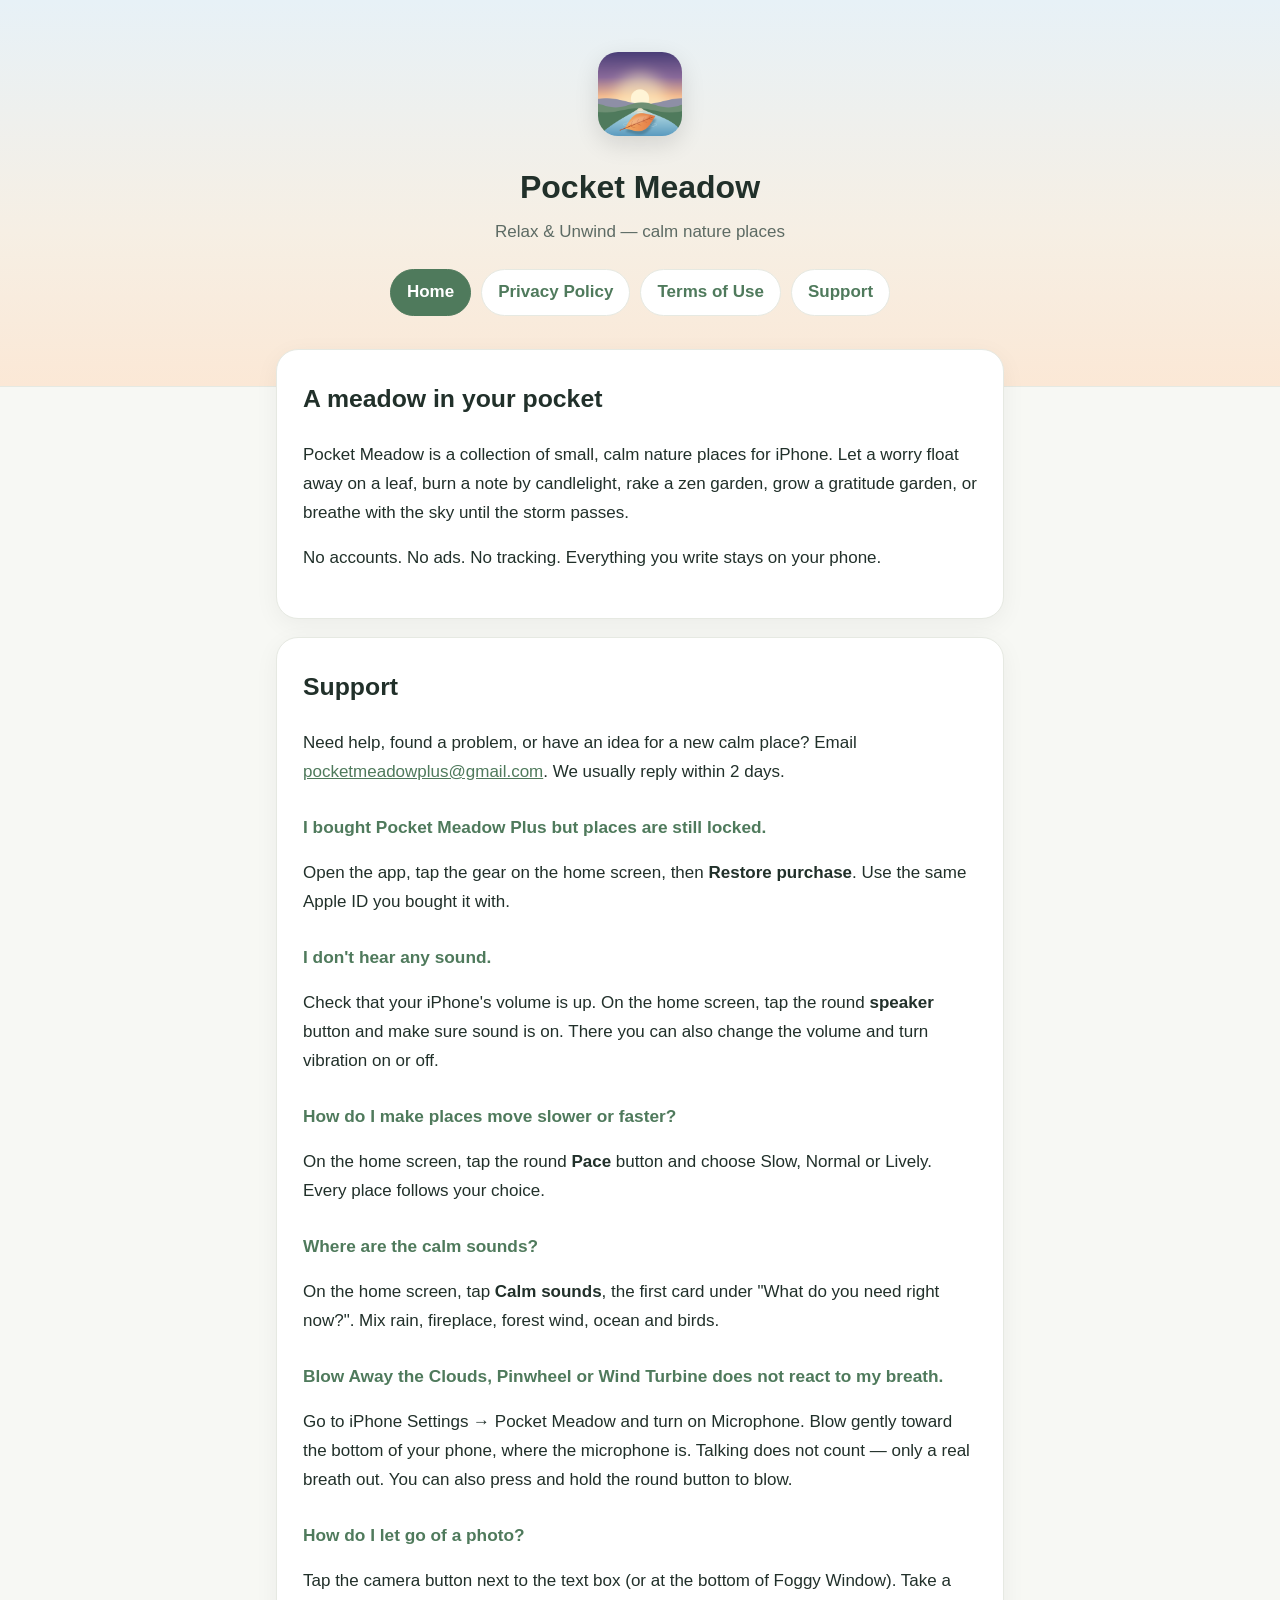
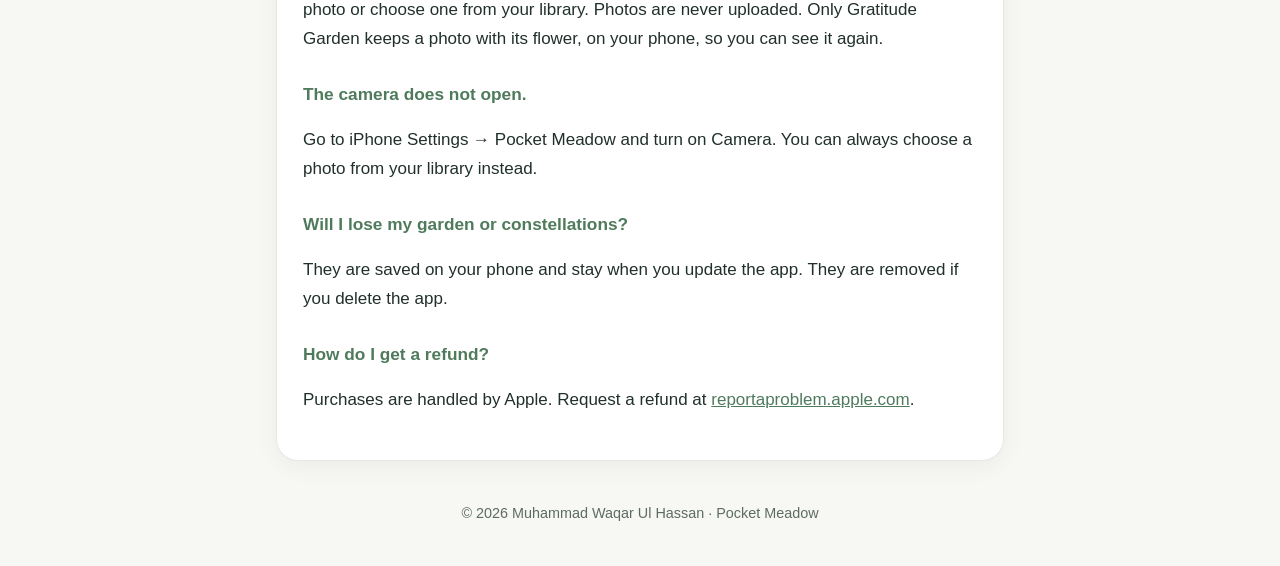
<file: index.html>
<!DOCTYPE html>
<html lang="en">
<head>
<meta charset="utf-8">
<meta name="viewport" content="width=device-width, initial-scale=1">
<meta name="color-scheme" content="light only">
<title>Home — Pocket Meadow</title>
<meta name="description" content="Pocket Meadow: Relax &amp; Unwind — Home">
<link rel="icon" href="icon.png">
<link rel="stylesheet" href="style.css">
</head>
<body>
<header>
  <img src="icon.png" alt="Pocket Meadow app icon">
  <h1>Pocket Meadow</h1>
  <p>Relax &amp; Unwind — calm nature places</p>
  <nav>
    <a href="index.html" class="active">Home</a>
    <a href="privacy.html">Privacy Policy</a>
    <a href="terms.html">Terms of Use</a>
    <a href="index.html#support">Support</a>
  </nav>
</header>
<main>
  <section>
    <h2>A meadow in your pocket</h2>
    <p>Pocket Meadow is a collection of small, calm nature places for iPhone. Let a worry float away on a leaf, burn a note by candlelight, rake a zen garden, grow a gratitude garden, or breathe with the sky until the storm passes.</p>
    <p>No accounts. No ads. No tracking. Everything you write stays on your phone.</p>
  </section>

  <section id="support">
    <h2>Support</h2>
    <p>Need help, found a problem, or have an idea for a new calm place? Email <a href="mailto:pocketmeadowplus@gmail.com">pocketmeadowplus@gmail.com</a>. We usually reply within 2 days.</p>

    <h3>I bought Pocket Meadow Plus but places are still locked.</h3>
    <p>Open the app, tap the gear on the home screen, then <b>Restore purchase</b>. Use the same Apple ID you bought it with.</p>

    <h3>I don't hear any sound.</h3>
    <p>Check that your iPhone's volume is up. On the home screen, tap the round <b>speaker</b> button and make sure sound is on. There you can also change the volume and turn vibration on or off.</p>

    <h3>How do I make places move slower or faster?</h3>
    <p>On the home screen, tap the round <b>Pace</b> button and choose Slow, Normal or Lively. Every place follows your choice.</p>

    <h3>Where are the calm sounds?</h3>
    <p>On the home screen, tap <b>Calm sounds</b>, the first card under "What do you need right now?". Mix rain, fireplace, forest wind, ocean and birds.</p>

    <h3>Blow Away the Clouds, Pinwheel or Wind Turbine does not react to my breath.</h3>
    <p>Go to iPhone Settings → Pocket Meadow and turn on Microphone. Blow gently toward the bottom of your phone, where the microphone is. Talking does not count — only a real breath out. You can also press and hold the round button to blow.</p>

    <h3>How do I let go of a photo?</h3>
    <p>Tap the camera button next to the text box (or at the bottom of Foggy Window). Take a photo or choose one from your library. Photos are never uploaded. Only Gratitude Garden keeps a photo with its flower, on your phone, so you can see it again.</p>

    <h3>The camera does not open.</h3>
    <p>Go to iPhone Settings → Pocket Meadow and turn on Camera. You can always choose a photo from your library instead.</p>

    <h3>Will I lose my garden or constellations?</h3>
    <p>They are saved on your phone and stay when you update the app. They are removed if you delete the app.</p>

    <h3>How do I get a refund?</h3>
    <p>Purchases are handled by Apple. Request a refund at <a href="https://reportaproblem.apple.com">reportaproblem.apple.com</a>.</p>
  </section>
</main>
<footer>© 2026 Muhammad Waqar Ul Hassan · Pocket Meadow</footer>
</body>
</html>
</file>
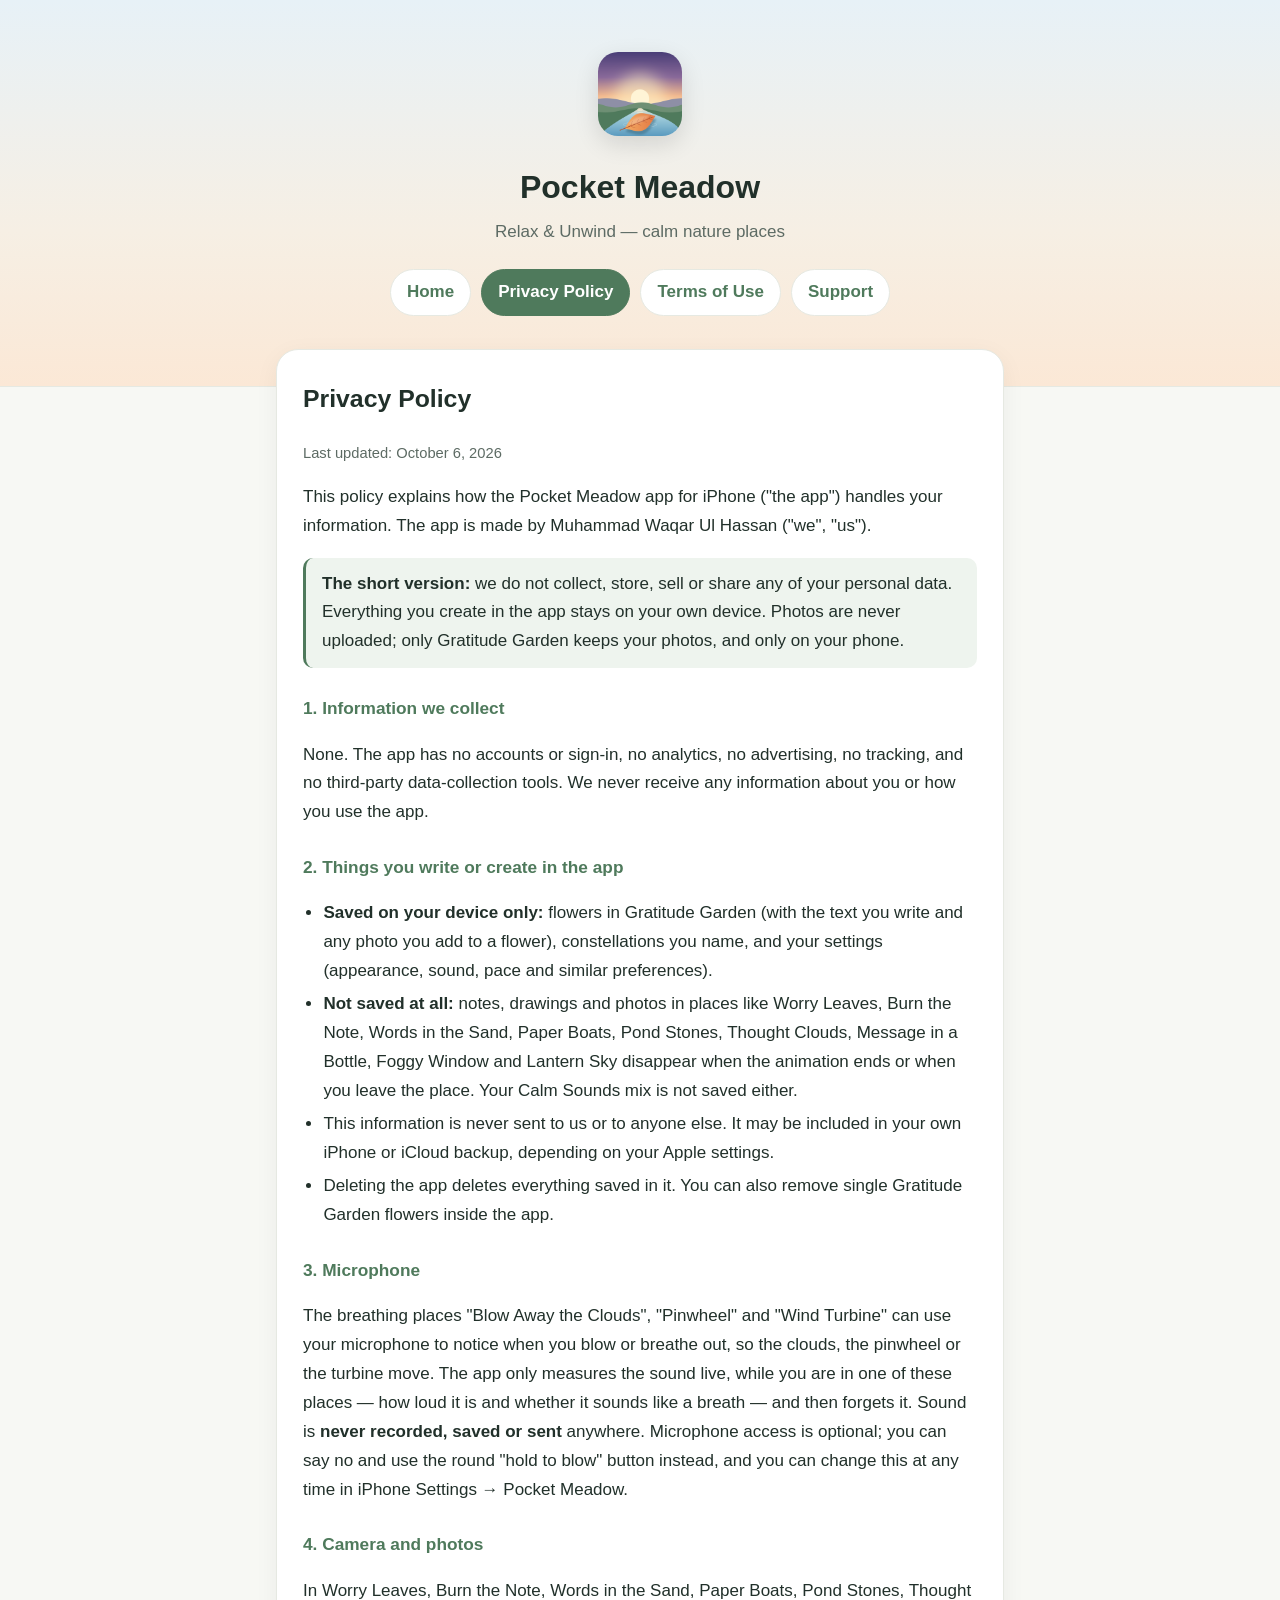
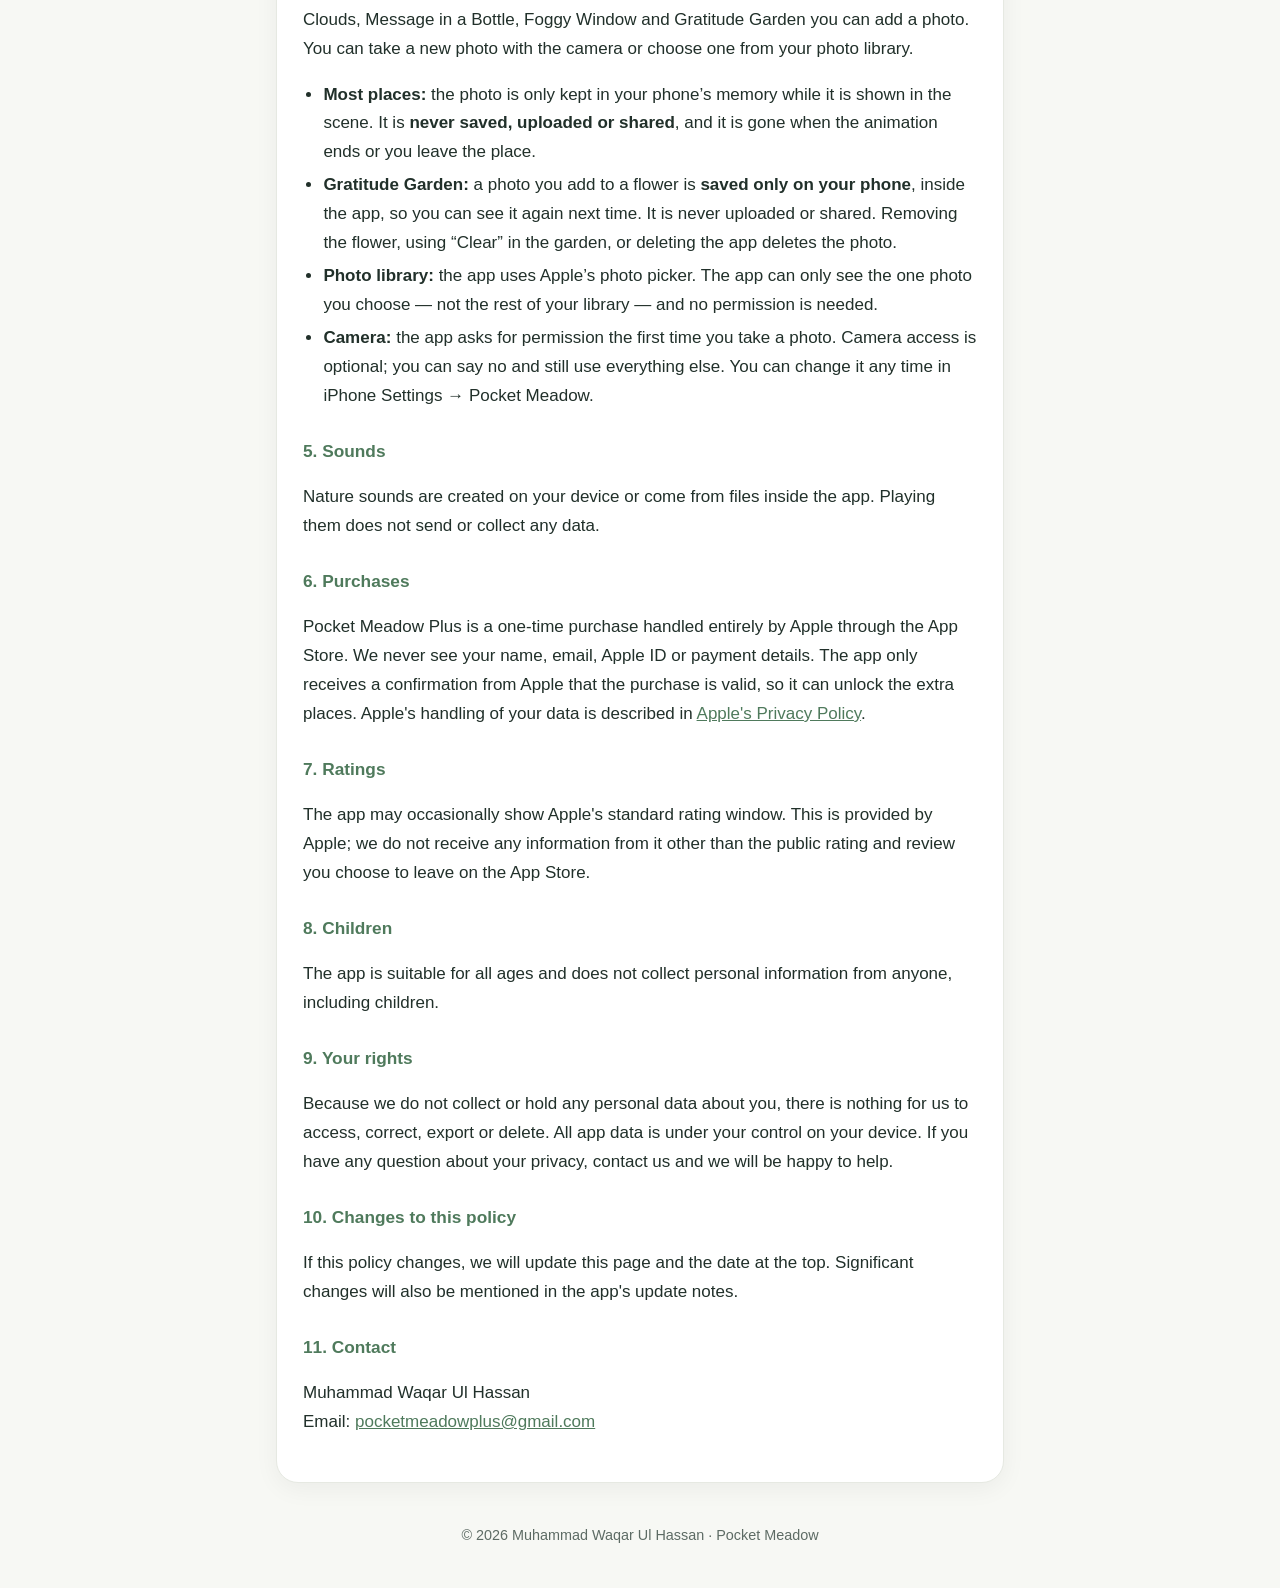
<file: privacy.html>
<!DOCTYPE html>
<html lang="en">
<head>
<meta charset="utf-8">
<meta name="viewport" content="width=device-width, initial-scale=1">
<meta name="color-scheme" content="light only">
<title>Privacy Policy — Pocket Meadow</title>
<meta name="description" content="Pocket Meadow: Relax &amp; Unwind — Privacy Policy">
<link rel="icon" href="icon.png">
<link rel="stylesheet" href="style.css">
</head>
<body>
<header>
  <img src="icon.png" alt="Pocket Meadow app icon">
  <h1>Pocket Meadow</h1>
  <p>Relax &amp; Unwind — calm nature places</p>
  <nav>
    <a href="index.html">Home</a>
    <a href="privacy.html" class="active">Privacy Policy</a>
    <a href="terms.html">Terms of Use</a>
    <a href="index.html#support">Support</a>
  </nav>
</header>
<main>
  <section>
    <h2>Privacy Policy</h2>
    <p class="small">Last updated: October 6, 2026</p>

    <p>This policy explains how the Pocket Meadow app for iPhone ("the app") handles your information. The app is made by Muhammad Waqar Ul Hassan ("we", "us").</p>

    <div class="box"><b>The short version:</b> we do not collect, store, sell or share any of your personal data. Everything you create in the app stays on your own device. Photos are never uploaded; only Gratitude Garden keeps your photos, and only on your phone.</div>

    <h3>1. Information we collect</h3>
    <p>None. The app has no accounts or sign-in, no analytics, no advertising, no tracking, and no third-party data-collection tools. We never receive any information about you or how you use the app.</p>

    <h3>2. Things you write or create in the app</h3>
    <ul>
      <li><b>Saved on your device only:</b> flowers in Gratitude Garden (with the text you write and any photo you add to a flower), constellations you name, and your settings (appearance, sound, pace and similar preferences).</li>
      <li><b>Not saved at all:</b> notes, drawings and photos in places like Worry Leaves, Burn the Note, Words in the Sand, Paper Boats, Pond Stones, Thought Clouds, Message in a Bottle, Foggy Window and Lantern Sky disappear when the animation ends or when you leave the place. Your Calm Sounds mix is not saved either.</li>
      <li>This information is never sent to us or to anyone else. It may be included in your own iPhone or iCloud backup, depending on your Apple settings.</li>
      <li>Deleting the app deletes everything saved in it. You can also remove single Gratitude Garden flowers inside the app.</li>
    </ul>

    <h3>3. Microphone</h3>
    <p>The breathing places "Blow Away the Clouds", "Pinwheel" and "Wind Turbine" can use your microphone to notice when you blow or breathe out, so the clouds, the pinwheel or the turbine move. The app only measures the sound live, while you are in one of these places — how loud it is and whether it sounds like a breath — and then forgets it. Sound is <b>never recorded, saved or sent</b> anywhere. Microphone access is optional; you can say no and use the round "hold to blow" button instead, and you can change this at any time in iPhone Settings → Pocket Meadow.</p>

    <h3>4. Camera and photos</h3>
    <p>In Worry Leaves, Burn the Note, Words in the Sand, Paper Boats, Pond Stones, Thought Clouds, Message in a Bottle, Foggy Window and Gratitude Garden you can add a photo. You can take a new photo with the camera or choose one from your photo library.</p>
    <ul>
      <li><b>Most places:</b> the photo is only kept in your phone’s memory while it is shown in the scene. It is <b>never saved, uploaded or shared</b>, and it is gone when the animation ends or you leave the place.</li>
      <li><b>Gratitude Garden:</b> a photo you add to a flower is <b>saved only on your phone</b>, inside the app, so you can see it again next time. It is never uploaded or shared. Removing the flower, using “Clear” in the garden, or deleting the app deletes the photo.</li>
      <li><b>Photo library:</b> the app uses Apple’s photo picker. The app can only see the one photo you choose — not the rest of your library — and no permission is needed.</li>
      <li><b>Camera:</b> the app asks for permission the first time you take a photo. Camera access is optional; you can say no and still use everything else. You can change it any time in iPhone Settings → Pocket Meadow.</li>
    </ul>

    <h3>5. Sounds</h3>
    <p>Nature sounds are created on your device or come from files inside the app. Playing them does not send or collect any data.</p>

    <h3>6. Purchases</h3>
    <p>Pocket Meadow Plus is a one-time purchase handled entirely by Apple through the App Store. We never see your name, email, Apple ID or payment details. The app only receives a confirmation from Apple that the purchase is valid, so it can unlock the extra places. Apple's handling of your data is described in <a href="https://www.apple.com/legal/privacy/">Apple's Privacy Policy</a>.</p>

    <h3>7. Ratings</h3>
    <p>The app may occasionally show Apple's standard rating window. This is provided by Apple; we do not receive any information from it other than the public rating and review you choose to leave on the App Store.</p>

    <h3>8. Children</h3>
    <p>The app is suitable for all ages and does not collect personal information from anyone, including children.</p>

    <h3>9. Your rights</h3>
    <p>Because we do not collect or hold any personal data about you, there is nothing for us to access, correct, export or delete. All app data is under your control on your device. If you have any question about your privacy, contact us and we will be happy to help.</p>

    <h3>10. Changes to this policy</h3>
    <p>If this policy changes, we will update this page and the date at the top. Significant changes will also be mentioned in the app's update notes.</p>

    <h3>11. Contact</h3>
    <p>Muhammad Waqar Ul Hassan<br>Email: <a href="mailto:pocketmeadowplus@gmail.com">pocketmeadowplus@gmail.com</a></p>
  </section>
</main>
<footer>© 2026 Muhammad Waqar Ul Hassan · Pocket Meadow</footer>
</body>
</html>
</file>
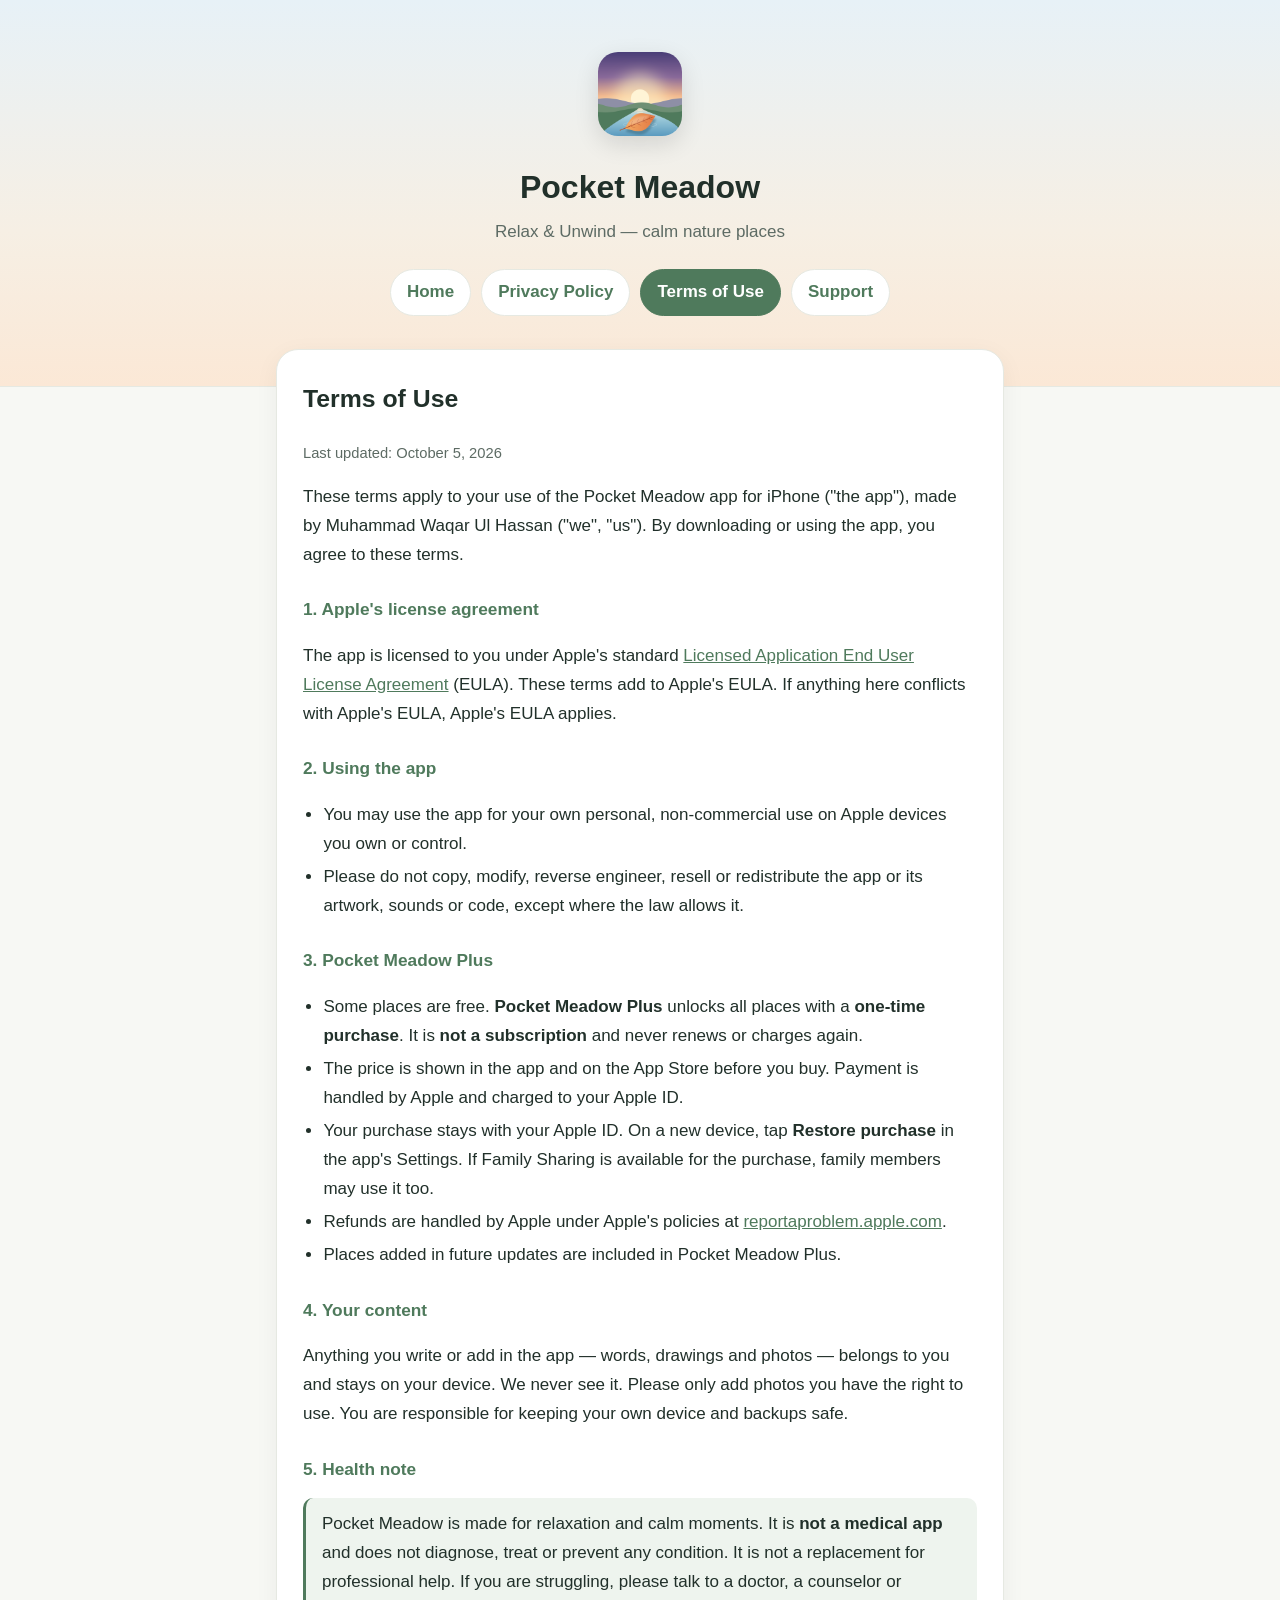
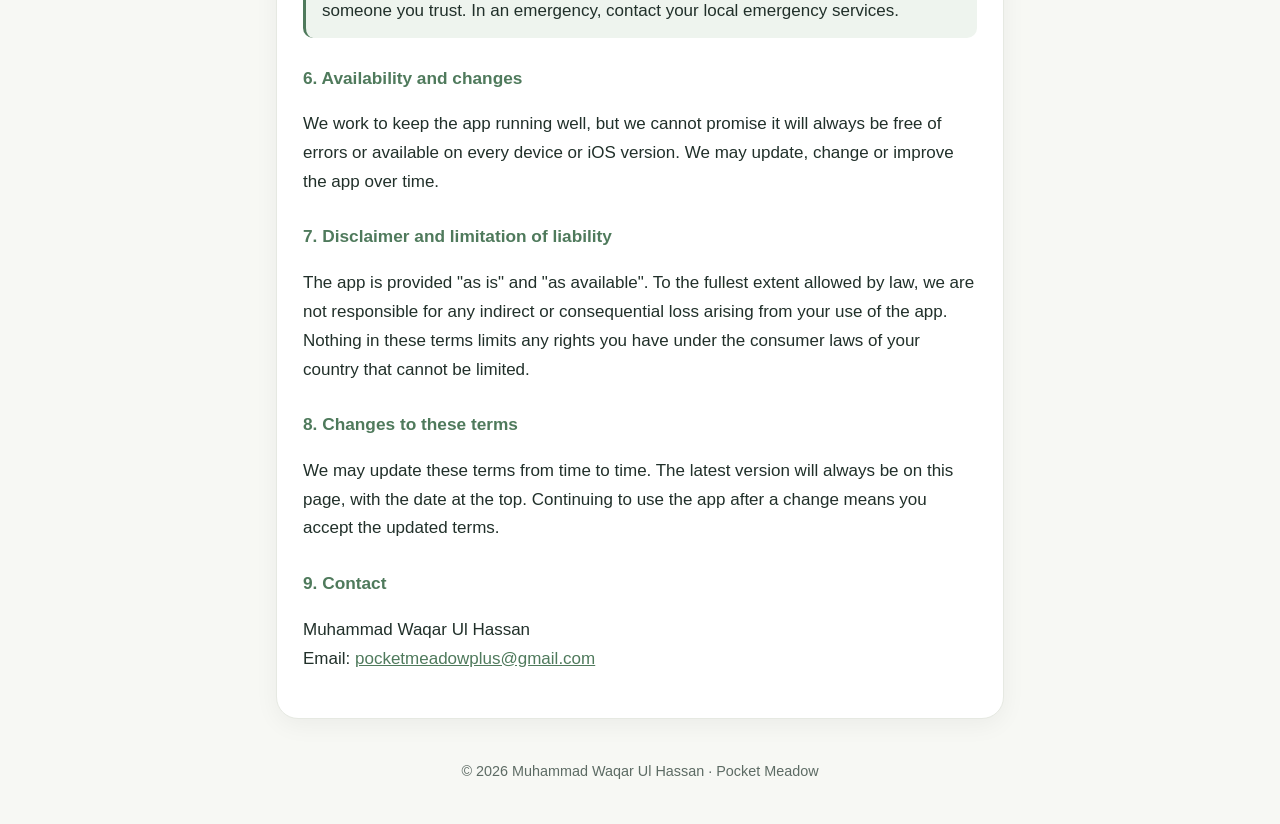
<file: terms.html>
<!DOCTYPE html>
<html lang="en">
<head>
<meta charset="utf-8">
<meta name="viewport" content="width=device-width, initial-scale=1">
<meta name="color-scheme" content="light only">
<title>Terms of Use — Pocket Meadow</title>
<meta name="description" content="Pocket Meadow: Relax &amp; Unwind — Terms of Use">
<link rel="icon" href="icon.png">
<link rel="stylesheet" href="style.css">
</head>
<body>
<header>
  <img src="icon.png" alt="Pocket Meadow app icon">
  <h1>Pocket Meadow</h1>
  <p>Relax &amp; Unwind — calm nature places</p>
  <nav>
    <a href="index.html">Home</a>
    <a href="privacy.html">Privacy Policy</a>
    <a href="terms.html" class="active">Terms of Use</a>
    <a href="index.html#support">Support</a>
  </nav>
</header>
<main>
  <section>
    <h2>Terms of Use</h2>
    <p class="small">Last updated: October 5, 2026</p>

    <p>These terms apply to your use of the Pocket Meadow app for iPhone ("the app"), made by Muhammad Waqar Ul Hassan ("we", "us"). By downloading or using the app, you agree to these terms.</p>

    <h3>1. Apple's license agreement</h3>
    <p>The app is licensed to you under Apple's standard <a href="https://www.apple.com/legal/internet-services/itunes/dev/stdeula/">Licensed Application End User License Agreement</a> (EULA). These terms add to Apple's EULA. If anything here conflicts with Apple's EULA, Apple's EULA applies.</p>

    <h3>2. Using the app</h3>
    <ul>
      <li>You may use the app for your own personal, non-commercial use on Apple devices you own or control.</li>
      <li>Please do not copy, modify, reverse engineer, resell or redistribute the app or its artwork, sounds or code, except where the law allows it.</li>
    </ul>

    <h3>3. Pocket Meadow Plus</h3>
    <ul>
      <li>Some places are free. <b>Pocket Meadow Plus</b> unlocks all places with a <b>one-time purchase</b>. It is <b>not a subscription</b> and never renews or charges again.</li>
      <li>The price is shown in the app and on the App Store before you buy. Payment is handled by Apple and charged to your Apple ID.</li>
      <li>Your purchase stays with your Apple ID. On a new device, tap <b>Restore purchase</b> in the app's Settings. If Family Sharing is available for the purchase, family members may use it too.</li>
      <li>Refunds are handled by Apple under Apple's policies at <a href="https://reportaproblem.apple.com">reportaproblem.apple.com</a>.</li>
      <li>Places added in future updates are included in Pocket Meadow Plus.</li>
    </ul>

    <h3>4. Your content</h3>
    <p>Anything you write or add in the app — words, drawings and photos — belongs to you and stays on your device. We never see it. Please only add photos you have the right to use. You are responsible for keeping your own device and backups safe.</p>

    <h3>5. Health note</h3>
    <div class="box">Pocket Meadow is made for relaxation and calm moments. It is <b>not a medical app</b> and does not diagnose, treat or prevent any condition. It is not a replacement for professional help. If you are struggling, please talk to a doctor, a counselor or someone you trust. In an emergency, contact your local emergency services.</div>

    <h3>6. Availability and changes</h3>
    <p>We work to keep the app running well, but we cannot promise it will always be free of errors or available on every device or iOS version. We may update, change or improve the app over time.</p>

    <h3>7. Disclaimer and limitation of liability</h3>
    <p>The app is provided "as is" and "as available". To the fullest extent allowed by law, we are not responsible for any indirect or consequential loss arising from your use of the app. Nothing in these terms limits any rights you have under the consumer laws of your country that cannot be limited.</p>

    <h3>8. Changes to these terms</h3>
    <p>We may update these terms from time to time. The latest version will always be on this page, with the date at the top. Continuing to use the app after a change means you accept the updated terms.</p>

    <h3>9. Contact</h3>
    <p>Muhammad Waqar Ul Hassan<br>Email: <a href="mailto:pocketmeadowplus@gmail.com">pocketmeadowplus@gmail.com</a></p>
  </section>
</main>
<footer>© 2026 Muhammad Waqar Ul Hassan · Pocket Meadow</footer>
</body>
</html>
</file>
<file: style.css>
/* Pocket Meadow website — always light (white) theme */
:root { --ink:#21302a; --soft:#5d6b64; --moss:#4f7a5c; --page:#f7f8f4; --card:#ffffff; --line:#e6e9e2;
        color-scheme: light; }
* { box-sizing: border-box; }
html { background: var(--page); }
body { margin:0; background:var(--page); color:var(--ink);
       font: 17px/1.7 ui-rounded, "SF Pro Rounded", -apple-system, "Segoe UI", Roboto, sans-serif; }
header { background: linear-gradient(180deg,#e7f1f7 0%,#f6efe4 60%,#fbe8d6 100%); color:var(--ink);
         padding:52px 22px 70px; text-align:center; border-bottom:1px solid var(--line); }
header img { width:84px; height:84px; border-radius:20px; box-shadow:0 8px 24px rgba(0,0,0,.12); }
header h1 { margin:14px 0 4px; font-size:2rem; }
header p { margin:0; color:var(--soft); }
nav { display:flex; gap:10px; justify-content:center; flex-wrap:wrap; margin-top:22px; }
nav a { color:var(--moss); text-decoration:none; background:#ffffff; border:1px solid var(--line);
        padding:8px 16px; border-radius:999px; font-weight:600; }
nav a.active { background:var(--moss); color:#ffffff; border-color:var(--moss); }
main { max-width:760px; margin:-38px auto 40px; padding:0 16px; }
section { background:var(--card); border:1px solid var(--line); border-radius:22px; padding:28px 26px;
          margin-bottom:18px; box-shadow:0 6px 24px rgba(0,0,0,.05); }
h2 { margin-top:0; font-size:1.55rem; }
h3 { margin:1.5em 0 .3em; font-size:1.08rem; color:var(--moss); }
ul { padding-left:1.2em; }
li { margin:.25em 0; }
a { color:var(--moss); }
.small { color:var(--soft); font-size:.92rem; }
.box { background:#eef4ee; border-left:3px solid var(--moss); border-radius:10px; padding:12px 16px; margin:14px 0; }
footer { text-align:center; color:var(--soft); font-size:.9rem; padding-bottom:40px; }
</file>
